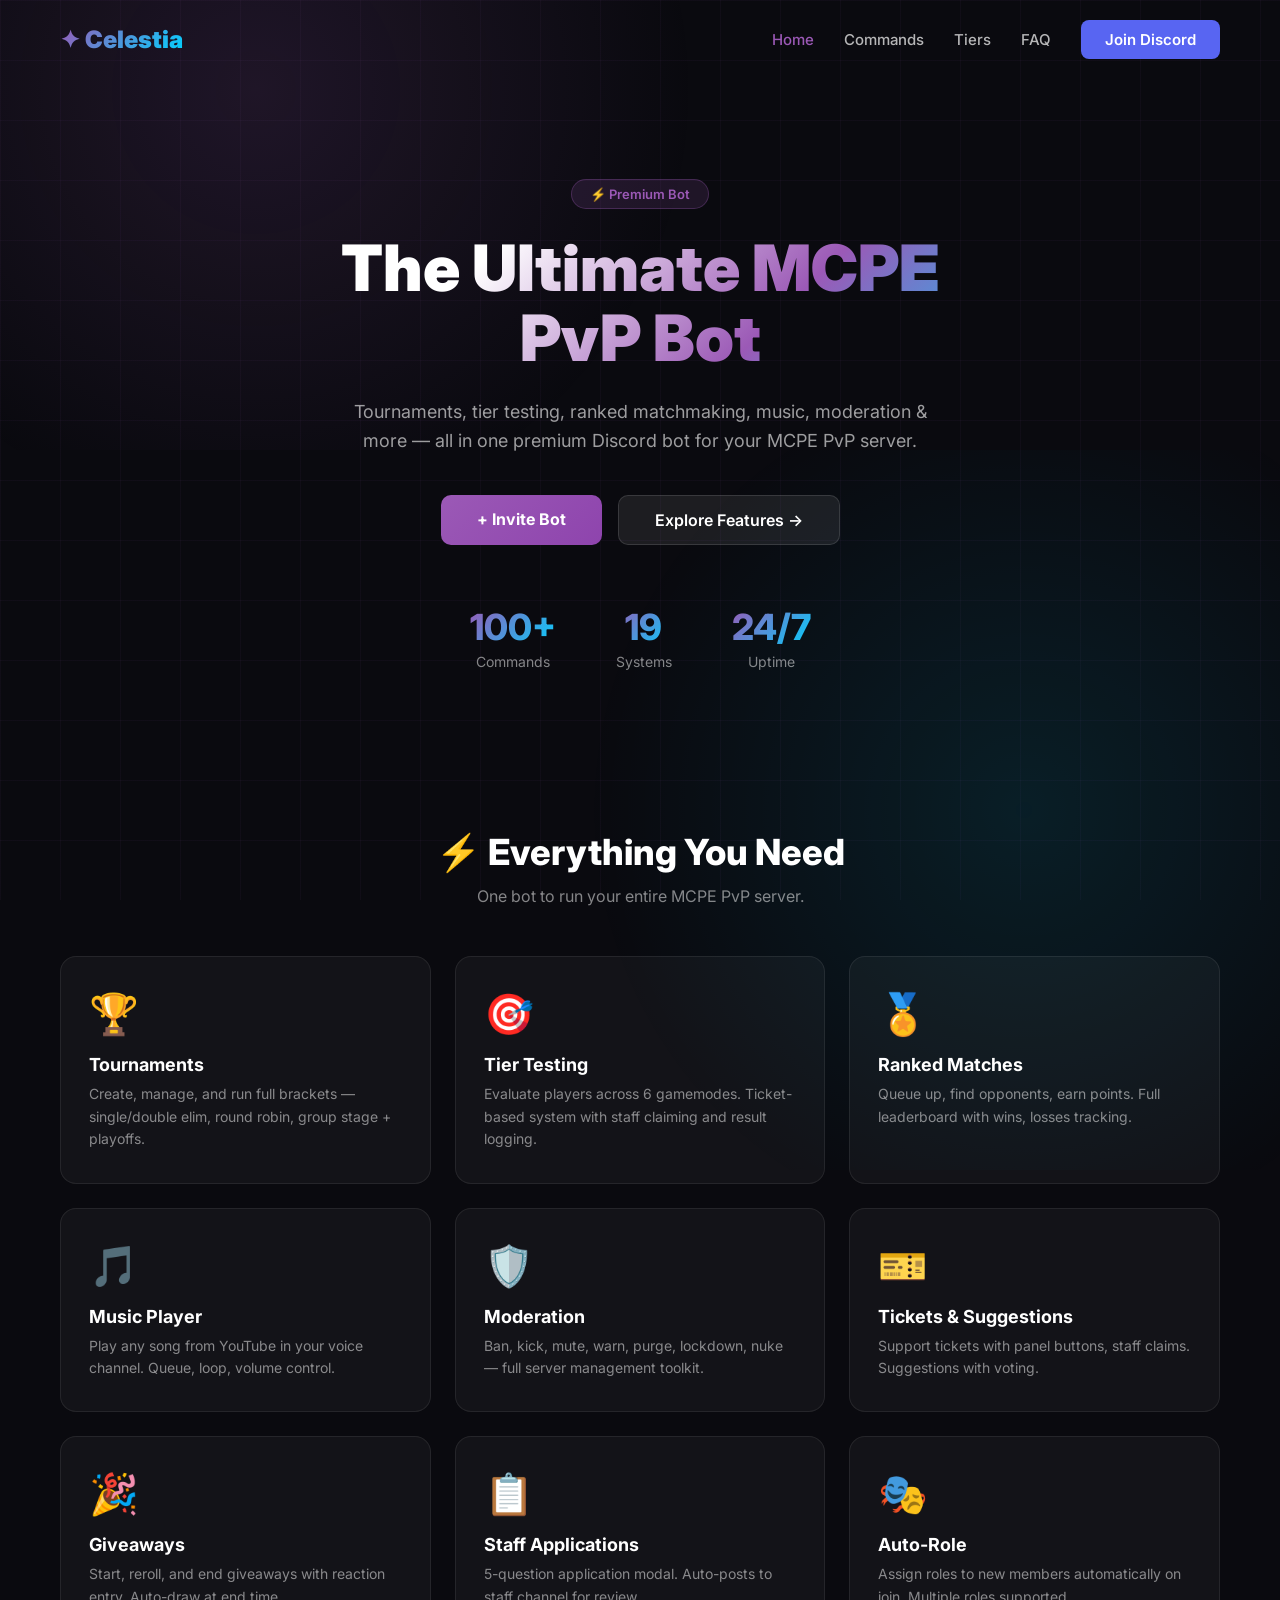
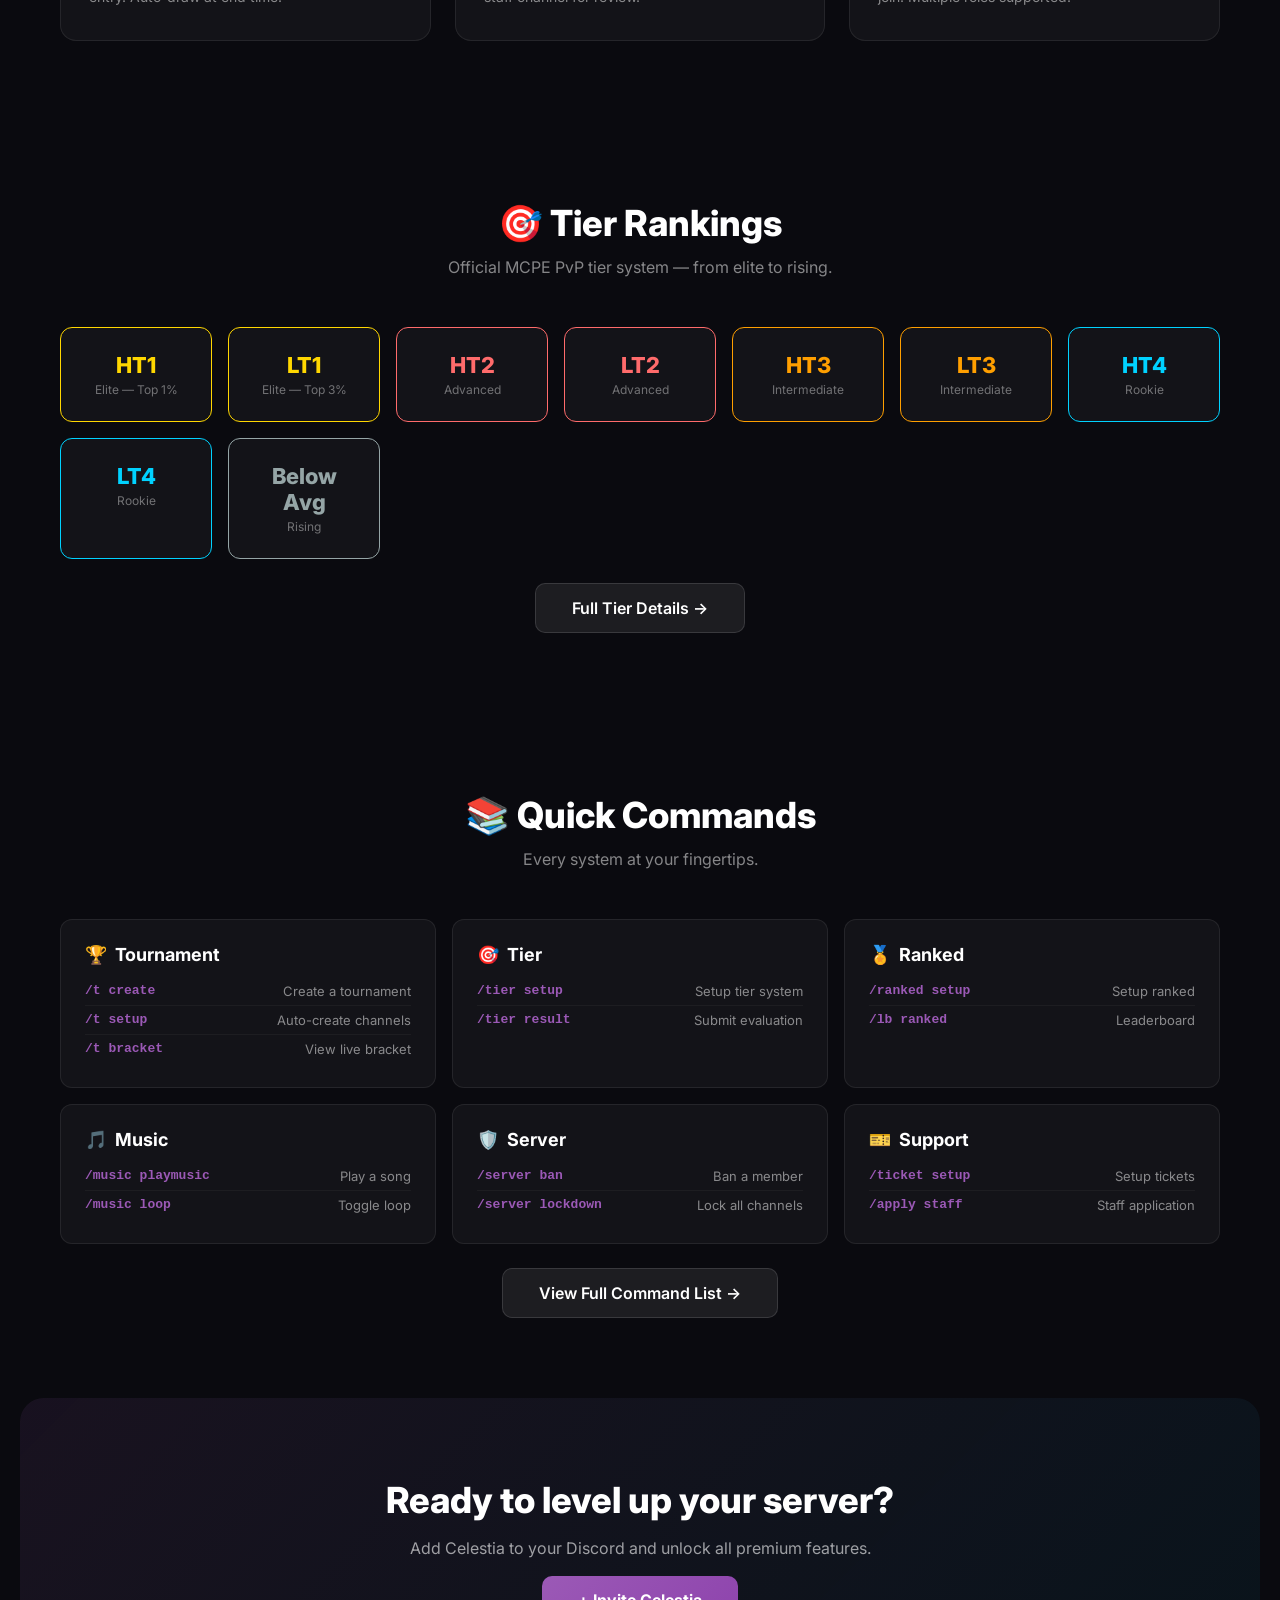
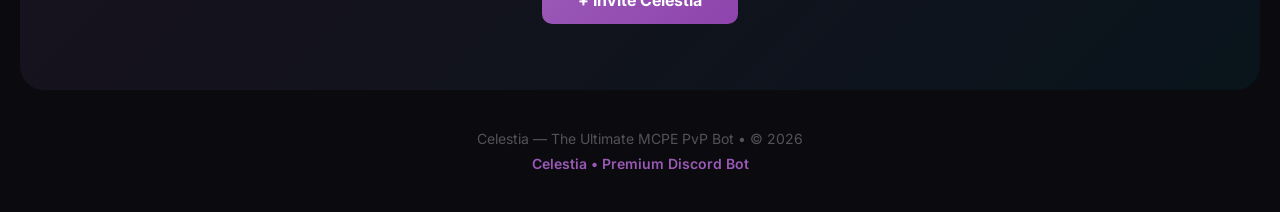
<file: website/index.html>
<!DOCTYPE html>
<html lang="en">
<head>
    <meta charset="UTF-8">
    <meta name="viewport" content="width=device-width, initial-scale=1.0">
    <title>Celestia — MCPE PvP Bot</title>
    <link rel="preconnect" href="https://fonts.googleapis.com">
    <link href="https://fonts.googleapis.com/css2?family=Inter:wght@400;500;600;700;800;900&display=swap" rel="stylesheet">
    <style>
        * { margin: 0; padding: 0; box-sizing: border-box; }
        body {
            font-family: 'Inter', sans-serif;
            background: #0a0a0f;
            color: #fff;
            overflow-x: hidden;
        }
        .bg-grid {
            position: fixed; top: 0; left: 0; width: 100%; height: 100%;
            background-image:
                linear-gradient(rgba(155, 89, 182, 0.05) 1px, transparent 1px),
                linear-gradient(90deg, rgba(155, 89, 182, 0.05) 1px, transparent 1px);
            background-size: 60px 60px; z-index: -2;
        }
        .bg-glow {
            position: fixed; top: -30%; left: -20%;
            width: 80%; height: 80%;
            background: radial-gradient(circle, rgba(155,89,182,0.15), transparent 70%);
            z-index: -1; animation: float 8s ease-in-out infinite;
        }
        .bg-glow2 {
            position: fixed; bottom: -30%; right: -20%;
            width: 80%; height: 80%;
            background: radial-gradient(circle, rgba(0,210,255,0.1), transparent 70%);
            z-index: -1; animation: float2 10s ease-in-out infinite;
        }
        @keyframes float {
            0%, 100% { transform: translate(0,0); }
            50% { transform: translate(60px,-40px); }
        }
        @keyframes float2 {
            0%, 100% { transform: translate(0,0); }
            50% { transform: translate(-50px,60px); }
        }

        nav {
            display: flex; justify-content: space-between; align-items: center;
            padding: 20px 60px; max-width: 1300px; margin: 0 auto;
        }
        .logo {
            font-size: 24px; font-weight: 900;
            background: linear-gradient(135deg, #9B59B6, #00D2FF);
            -webkit-background-clip: text; -webkit-text-fill-color: transparent;
        }
        .nav-links { display: flex; gap: 30px; align-items: center; }
        .nav-links a {
            color: rgba(255,255,255,0.7); text-decoration: none;
            font-size: 15px; font-weight: 500; transition: 0.3s;
        }
        .nav-links a:hover { color: #fff; }
        .nav-links a.active { color: #9B59B6; }
        .btn-discord {
            background: #5865F2; color: #fff !important;
            padding: 10px 24px; border-radius: 8px; font-weight: 600 !important;
        }
        .btn-discord:hover { background: #4752C4 !important; transform: scale(1.05); }

        .hero {
            text-align: center; padding: 100px 20px 80px;
            max-width: 900px; margin: 0 auto;
        }
        .hero-badge {
            display: inline-block;
            background: rgba(155,89,182,0.15);
            border: 1px solid rgba(155,89,182,0.3);
            color: #9B59B6; padding: 6px 18px; border-radius: 20px;
            font-size: 13px; font-weight: 600; margin-bottom: 24px;
        }
        .hero h1 {
            font-size: 64px; font-weight: 900; line-height: 1.1;
            background: linear-gradient(135deg, #fff 30%, #9B59B6, #00D2FF);
            -webkit-background-clip: text; -webkit-text-fill-color: transparent;
        }
        .hero p {
            font-size: 18px; color: rgba(255,255,255,0.6);
            max-width: 600px; margin: 24px auto 40px; line-height: 1.6;
        }
        .hero-btns { display: flex; gap: 16px; justify-content: center; flex-wrap: wrap; }
        .btn-primary {
            background: linear-gradient(135deg, #9B59B6, #8E44AD);
            color: #fff; padding: 14px 36px; border-radius: 10px;
            font-size: 16px; font-weight: 700; text-decoration: none;
            transition: 0.3s;
        }
        .btn-primary:hover { transform: translateY(-3px); box-shadow: 0 10px 40px rgba(155,89,182,0.4); }
        .btn-secondary {
            background: rgba(255,255,255,0.08);
            color: #fff; padding: 14px 36px; border-radius: 10px;
            font-size: 16px; font-weight: 600; text-decoration: none;
            border: 1px solid rgba(255,255,255,0.12); transition: 0.3s;
        }
        .btn-secondary:hover { background: rgba(255,255,255,0.15); transform: translateY(-3px); }

        .hero-stats {
            display: flex; gap: 60px; justify-content: center; margin-top: 60px;
        }
        .stat-item { text-align: center; }
        .stat-number { font-size: 36px; font-weight: 800; background: linear-gradient(135deg, #9B59B6, #00D2FF); -webkit-background-clip: text; -webkit-text-fill-color: transparent; }
        .stat-label { font-size: 14px; color: rgba(255,255,255,0.5); margin-top: 4px; }

        section { max-width: 1200px; margin: 0 auto; padding: 80px 20px; }
        .section-title {
            text-align: center; font-size: 36px; font-weight: 800; margin-bottom: 12px;
        }
        .section-sub {
            text-align: center; color: rgba(255,255,255,0.5);
            font-size: 16px; max-width: 500px; margin: 0 auto 50px;
        }

        .features-grid {
            display: grid;
            grid-template-columns: repeat(auto-fit, minmax(280px, 1fr));
            gap: 24px;
        }
        .feature-card {
            background: rgba(255,255,255,0.04);
            border: 1px solid rgba(255,255,255,0.08);
            border-radius: 16px; padding: 32px 28px;
            transition: 0.3s; cursor: default;
        }
        .feature-card:hover {
            background: rgba(255,255,255,0.07);
            transform: translateY(-5px);
            border-color: rgba(155,89,182,0.3);
        }
        .feature-icon { font-size: 40px; margin-bottom: 16px; }
        .feature-card h3 { font-size: 18px; font-weight: 700; margin-bottom: 8px; }
        .feature-card p { font-size: 14px; color: rgba(255,255,255,0.5); line-height: 1.6; }

        .tier-grid {
            display: grid;
            grid-template-columns: repeat(auto-fit, minmax(150px, 1fr));
            gap: 16px;
        }
        .tier-card {
            background: rgba(255,255,255,0.04);
            border: 1px solid rgba(255,255,255,0.08);
            border-radius: 12px; padding: 24px; text-align: center;
            transition: 0.3s;
        }
        .tier-card:hover { transform: scale(1.05); border-color: rgba(155,89,182,0.3); }
        .tier-card .tier-name { font-size: 22px; font-weight: 800; margin-bottom: 4px; }
        .tier-card .tier-desc { font-size: 12px; color: rgba(255,255,255,0.4); }
        .tier-s { border-color: #FFD700; }
        .tier-s .tier-name { color: #FFD700; }
        .tier-a { border-color: #FF6B6B; }
        .tier-a .tier-name { color: #FF6B6B; }
        .tier-b { border-color: #FF9F00; }
        .tier-b .tier-name { color: #FF9F00; }
        .tier-c { border-color: #00D2FF; }
        .tier-c .tier-name { color: #00D2FF; }
        .tier-d { border-color: #95A5A6; }
        .tier-d .tier-name { color: #95A5A6; }

        .cmd-grid {
            display: grid;
            grid-template-columns: repeat(auto-fit, minmax(300px, 1fr));
            gap: 16px;
        }
        .cmd-category {
            background: rgba(255,255,255,0.04);
            border: 1px solid rgba(255,255,255,0.08);
            border-radius: 12px; padding: 24px;
        }
        .cmd-category h3 { font-size: 18px; margin-bottom: 12px; }
        .cmd-category h3 span { margin-right: 8px; }
        .cmd-item {
            display: flex; justify-content: space-between;
            padding: 6px 0; border-bottom: 1px solid rgba(255,255,255,0.04);
            font-size: 13px;
        }
        .cmd-item:last-child { border: none; }
        .cmd-name { color: #9B59B6; font-weight: 600; font-family: monospace; }
        .cmd-desc { color: rgba(255,255,255,0.5); }

        .cta-section {
            text-align: center; padding: 80px 20px;
            background: linear-gradient(135deg, rgba(155,89,182,0.1), rgba(0,210,255,0.05));
            border-radius: 24px; margin: 0 20px;
        }
        .cta-section h2 { font-size: 36px; font-weight: 800; margin-bottom: 16px; }
        .cta-section p { color: rgba(255,255,255,0.6); margin-bottom: 32px; }

        footer {
            text-align: center; padding: 40px 20px;
            color: rgba(255,255,255,0.3); font-size: 14px;
        }
        footer .credit {
            color: #9B59B6; font-weight: 600; margin-top: 8px;
        }

        ::-webkit-scrollbar { width: 8px; }
        ::-webkit-scrollbar-track { background: #0a0a0f; }
        ::-webkit-scrollbar-thumb { background: #9B59B6; border-radius: 4px; }

        @media (max-width: 768px) {
            nav { padding: 16px 20px; flex-direction: column; gap: 16px; }
            .hero h1 { font-size: 38px; }
            .hero-stats { gap: 30px; flex-wrap: wrap; }
            .hero { padding: 60px 20px; }
        }
    </style>
</head>
<body>
    <div class="bg-grid"></div>
    <div class="bg-glow"></div>
    <div class="bg-glow2"></div>

    <nav>
        <div class="logo">✦ Celestia</div>
        <div class="nav-links">
            <a href="index.html" class="active">Home</a>
            <a href="commands.html">Commands</a>
            <a href="tiers.html">Tiers</a>
            <a href="faq.html">FAQ</a>
            <a class="btn-discord" href="#" id="discordLink" target="_blank">Join Discord</a>
        </div>
    </nav>

    <section class="hero">
        <div class="hero-badge">⚡ Premium Bot</div>
        <h1>The Ultimate MCPE<br>PvP Bot</h1>
        <p>
            Tournaments, tier testing, ranked matchmaking, music, moderation &amp; more
            — all in one premium Discord bot for your MCPE PvP server.
        </p>
        <div class="hero-btns">
            <a class="btn-primary" href="#" id="inviteBtn">+ Invite Bot</a>
            <a class="btn-secondary" href="commands.html">Explore Features →</a>
        </div>
        <div class="hero-stats">
            <div class="stat-item">
                <div class="stat-number">100+</div>
                <div class="stat-label">Commands</div>
            </div>
            <div class="stat-item">
                <div class="stat-number">19</div>
                <div class="stat-label">Systems</div>
            </div>
            <div class="stat-item">
                <div class="stat-number">24/7</div>
                <div class="stat-label">Uptime</div>
            </div>
        </div>
    </section>

    <section id="features">
        <h2 class="section-title">⚡ Everything You Need</h2>
        <p class="section-sub">One bot to run your entire MCPE PvP server.</p>
        <div class="features-grid">
            <div class="feature-card">
                <div class="feature-icon">🏆</div>
                <h3>Tournaments</h3>
                <p>Create, manage, and run full brackets — single/double elim, round robin, group stage + playoffs.</p>
            </div>
            <div class="feature-card">
                <div class="feature-icon">🎯</div>
                <h3>Tier Testing</h3>
                <p>Evaluate players across 6 gamemodes. Ticket-based system with staff claiming and result logging.</p>
            </div>
            <div class="feature-card">
                <div class="feature-icon">🏅</div>
                <h3>Ranked Matches</h3>
                <p>Queue up, find opponents, earn points. Full leaderboard with wins, losses tracking.</p>
            </div>
            <div class="feature-card">
                <div class="feature-icon">🎵</div>
                <h3>Music Player</h3>
                <p>Play any song from YouTube in your voice channel. Queue, loop, volume control.</p>
            </div>
            <div class="feature-card">
                <div class="feature-icon">🛡️</div>
                <h3>Moderation</h3>
                <p>Ban, kick, mute, warn, purge, lockdown, nuke — full server management toolkit.</p>
            </div>
            <div class="feature-card">
                <div class="feature-icon">🎫</div>
                <h3>Tickets &amp; Suggestions</h3>
                <p>Support tickets with panel buttons, staff claims. Suggestions with voting.</p>
            </div>
            <div class="feature-card">
                <div class="feature-icon">🎉</div>
                <h3>Giveaways</h3>
                <p>Start, reroll, and end giveaways with reaction entry. Auto-draw at end time.</p>
            </div>
            <div class="feature-card">
                <div class="feature-icon">📋</div>
                <h3>Staff Applications</h3>
                <p>5-question application modal. Auto-posts to staff channel for review.</p>
            </div>
            <div class="feature-card">
                <div class="feature-icon">🎭</div>
                <h3>Auto-Role</h3>
                <p>Assign roles to new members automatically on join. Multiple roles supported.</p>
            </div>
        </div>
    </section>

    <section id="tiers">
        <h2 class="section-title">🎯 Tier Rankings</h2>
        <p class="section-sub">Official MCPE PvP tier system — from elite to rising.</p>
        <div class="tier-grid">
            <div class="tier-card tier-s"><div class="tier-name">HT1</div><div class="tier-desc">Elite — Top 1%</div></div>
            <div class="tier-card tier-s"><div class="tier-name">LT1</div><div class="tier-desc">Elite — Top 3%</div></div>
            <div class="tier-card tier-a"><div class="tier-name">HT2</div><div class="tier-desc">Advanced</div></div>
            <div class="tier-card tier-a"><div class="tier-name">LT2</div><div class="tier-desc">Advanced</div></div>
            <div class="tier-card tier-b"><div class="tier-name">HT3</div><div class="tier-desc">Intermediate</div></div>
            <div class="tier-card tier-b"><div class="tier-name">LT3</div><div class="tier-desc">Intermediate</div></div>
            <div class="tier-card tier-c"><div class="tier-name">HT4</div><div class="tier-desc">Rookie</div></div>
            <div class="tier-card tier-c"><div class="tier-name">LT4</div><div class="tier-desc">Rookie</div></div>
            <div class="tier-card tier-d"><div class="tier-name">Below Avg</div><div class="tier-desc">Rising</div></div>
        </div>
        <div style="text-align: center; margin-top: 24px;">
            <a href="tiers.html" class="btn-secondary" style="display: inline-block;">Full Tier Details →</a>
        </div>
    </section>

    <section id="commands">
        <h2 class="section-title">📚 Quick Commands</h2>
        <p class="section-sub">Every system at your fingertips.</p>
        <div class="cmd-grid">
            <div class="cmd-category">
                <h3><span>🏆</span>Tournament</h3>
                <div class="cmd-item"><span class="cmd-name">/t create</span><span class="cmd-desc">Create a tournament</span></div>
                <div class="cmd-item"><span class="cmd-name">/t setup</span><span class="cmd-desc">Auto-create channels</span></div>
                <div class="cmd-item"><span class="cmd-name">/t bracket</span><span class="cmd-desc">View live bracket</span></div>
            </div>
            <div class="cmd-category">
                <h3><span>🎯</span>Tier</h3>
                <div class="cmd-item"><span class="cmd-name">/tier setup</span><span class="cmd-desc">Setup tier system</span></div>
                <div class="cmd-item"><span class="cmd-name">/tier result</span><span class="cmd-desc">Submit evaluation</span></div>
            </div>
            <div class="cmd-category">
                <h3><span>🏅</span>Ranked</h3>
                <div class="cmd-item"><span class="cmd-name">/ranked setup</span><span class="cmd-desc">Setup ranked</span></div>
                <div class="cmd-item"><span class="cmd-name">/lb ranked</span><span class="cmd-desc">Leaderboard</span></div>
            </div>
            <div class="cmd-category">
                <h3><span>🎵</span>Music</h3>
                <div class="cmd-item"><span class="cmd-name">/music playmusic</span><span class="cmd-desc">Play a song</span></div>
                <div class="cmd-item"><span class="cmd-name">/music loop</span><span class="cmd-desc">Toggle loop</span></div>
            </div>
            <div class="cmd-category">
                <h3><span>🛡️</span>Server</h3>
                <div class="cmd-item"><span class="cmd-name">/server ban</span><span class="cmd-desc">Ban a member</span></div>
                <div class="cmd-item"><span class="cmd-name">/server lockdown</span><span class="cmd-desc">Lock all channels</span></div>
            </div>
            <div class="cmd-category">
                <h3><span>🎫</span>Support</h3>
                <div class="cmd-item"><span class="cmd-name">/ticket setup</span><span class="cmd-desc">Setup tickets</span></div>
                <div class="cmd-item"><span class="cmd-name">/apply staff</span><span class="cmd-desc">Staff application</span></div>
            </div>
        </div>
        <div style="text-align: center; margin-top: 24px;">
            <a href="commands.html" class="btn-secondary" style="display: inline-block;">View Full Command List →</a>
        </div>
    </section>

    <div class="cta-section">
        <h2>Ready to level up your server?</h2>
        <p>Add Celestia to your Discord and unlock all premium features.</p>
        <a class="btn-primary" href="#" id="ctaBtn">+ Invite Celestia</a>
    </div>

    <footer>
        <p>Celestia &mdash; The Ultimate MCPE PvP Bot &bull; &copy; 2026</p>
        <p class="credit">Celestia &bull; Premium Discord Bot</p>
    </footer>

    <script>
        const DISCORD_INVITE = "#";
        const BOT_INVITE = "https://discord.com/api/oauth2/authorize?client_id=1510311146253582407&permissions=8&scope=bot%20applications.commands";

        document.querySelectorAll('#discordLink, #inviteBtn, #ctaBtn').forEach(el => {
            el.addEventListener('click', function(e) {
                e.preventDefault();
                if (this.id === 'discordLink' && DISCORD_INVITE !== '#') {
                    window.open(DISCORD_INVITE, '_blank');
                } else if (BOT_INVITE !== '#') {
                    window.open(BOT_INVITE, '_blank');
                } else {
                    alert('Set your Discord invite URL and Bot invite URL at the bottom of the HTML!');
                }
            });
        });
    </script>
</body>
</html>
</file>
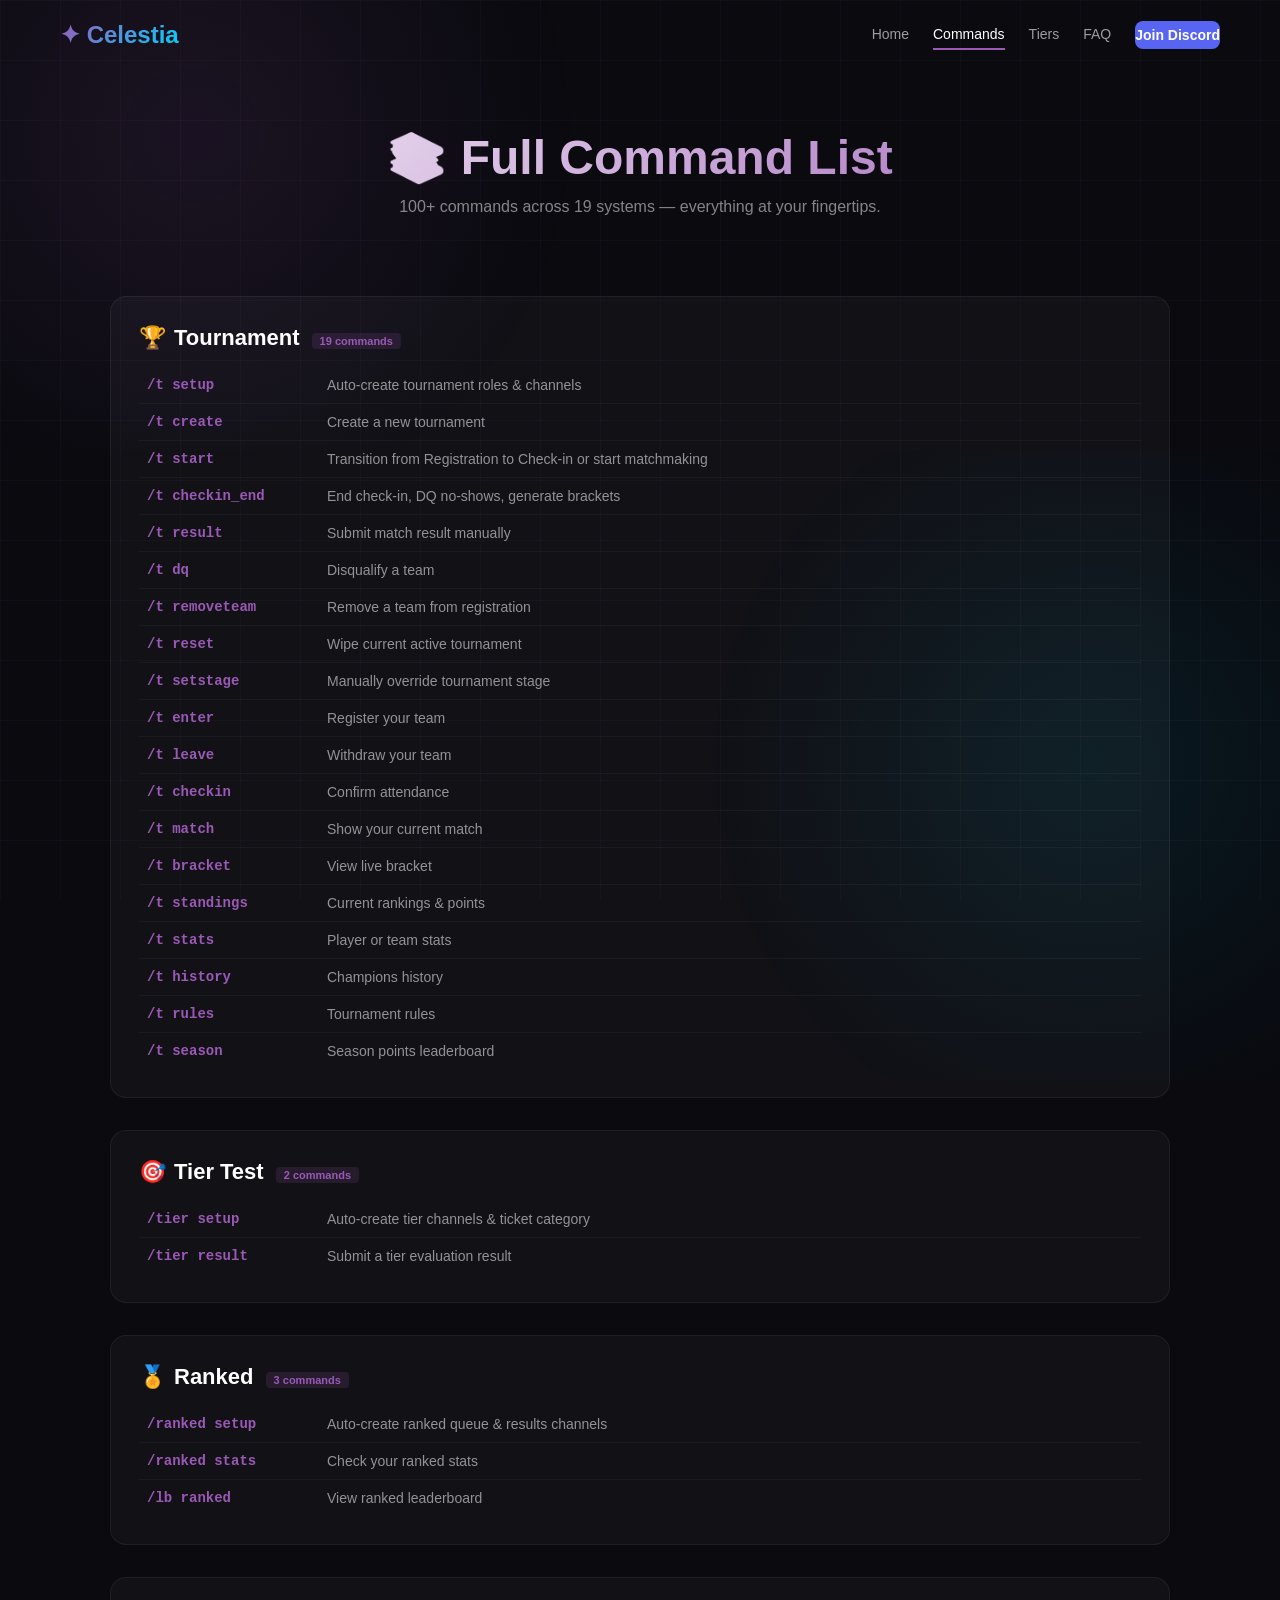
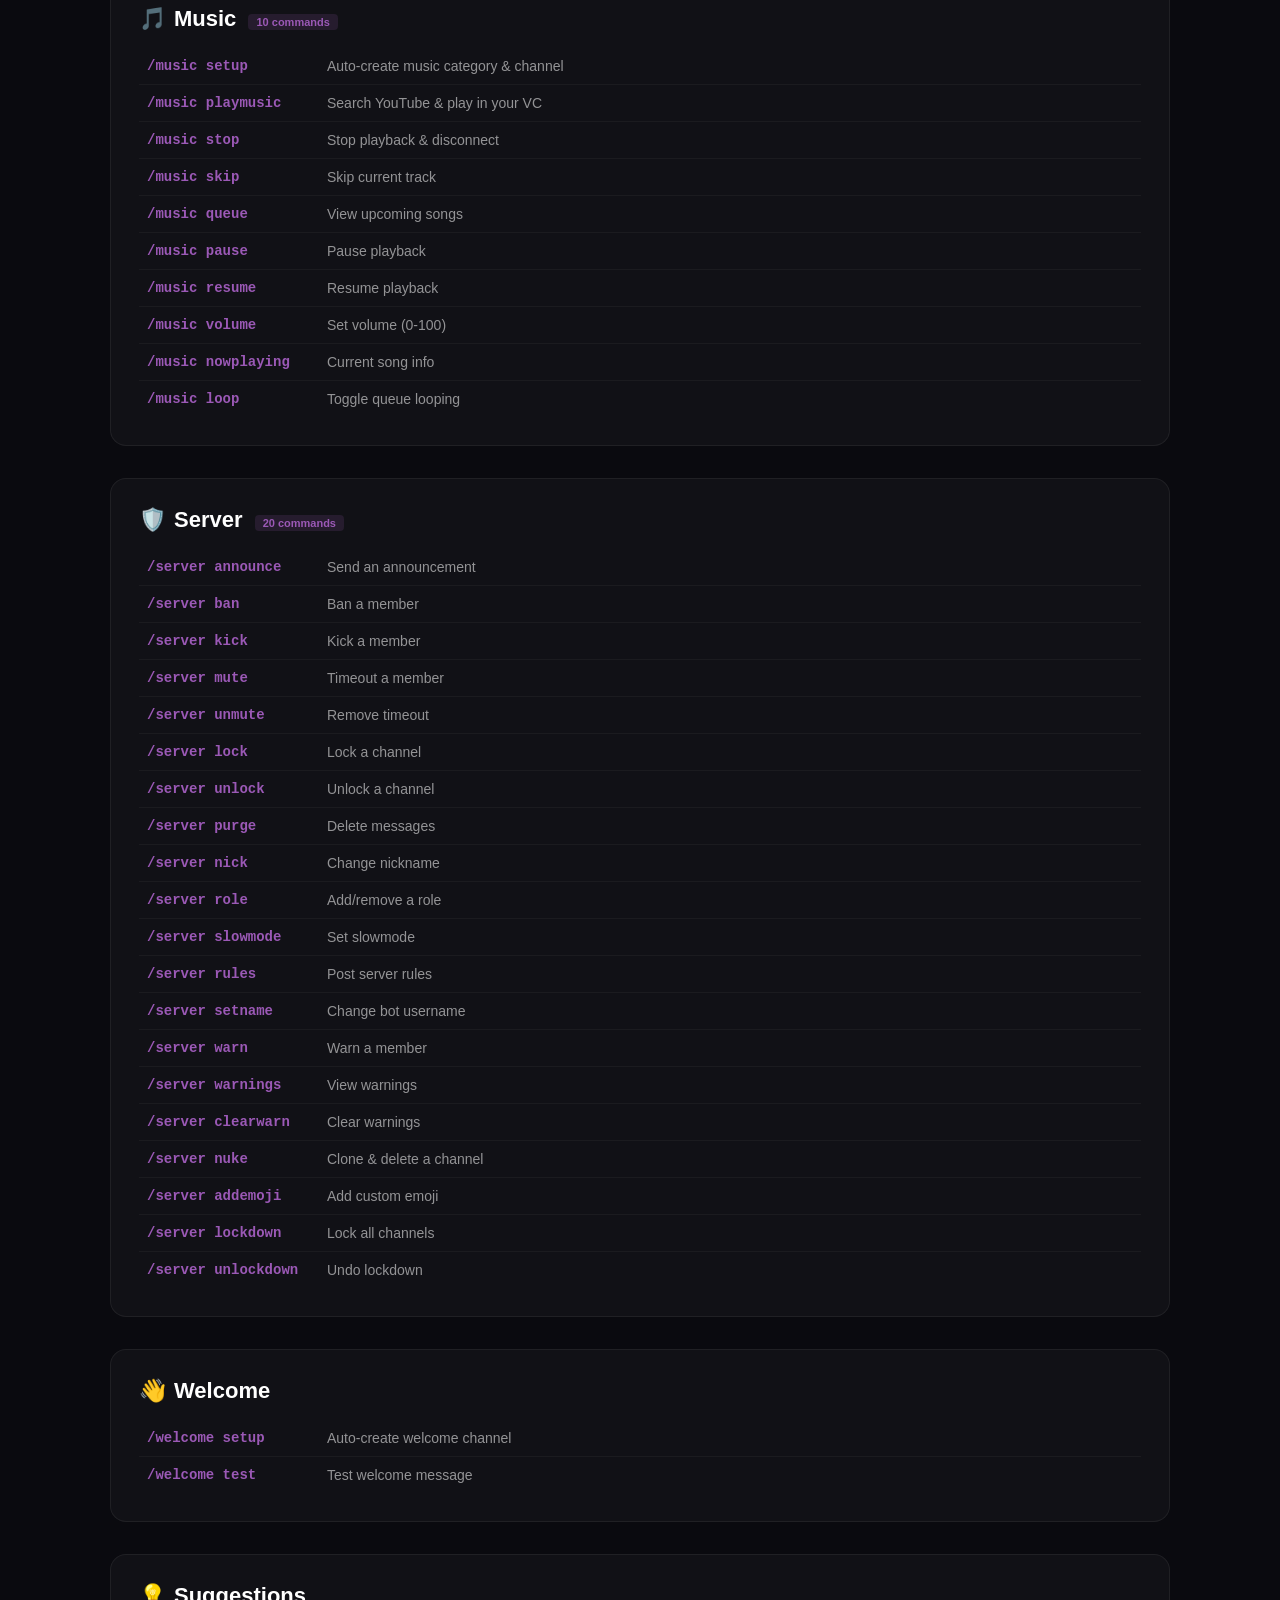
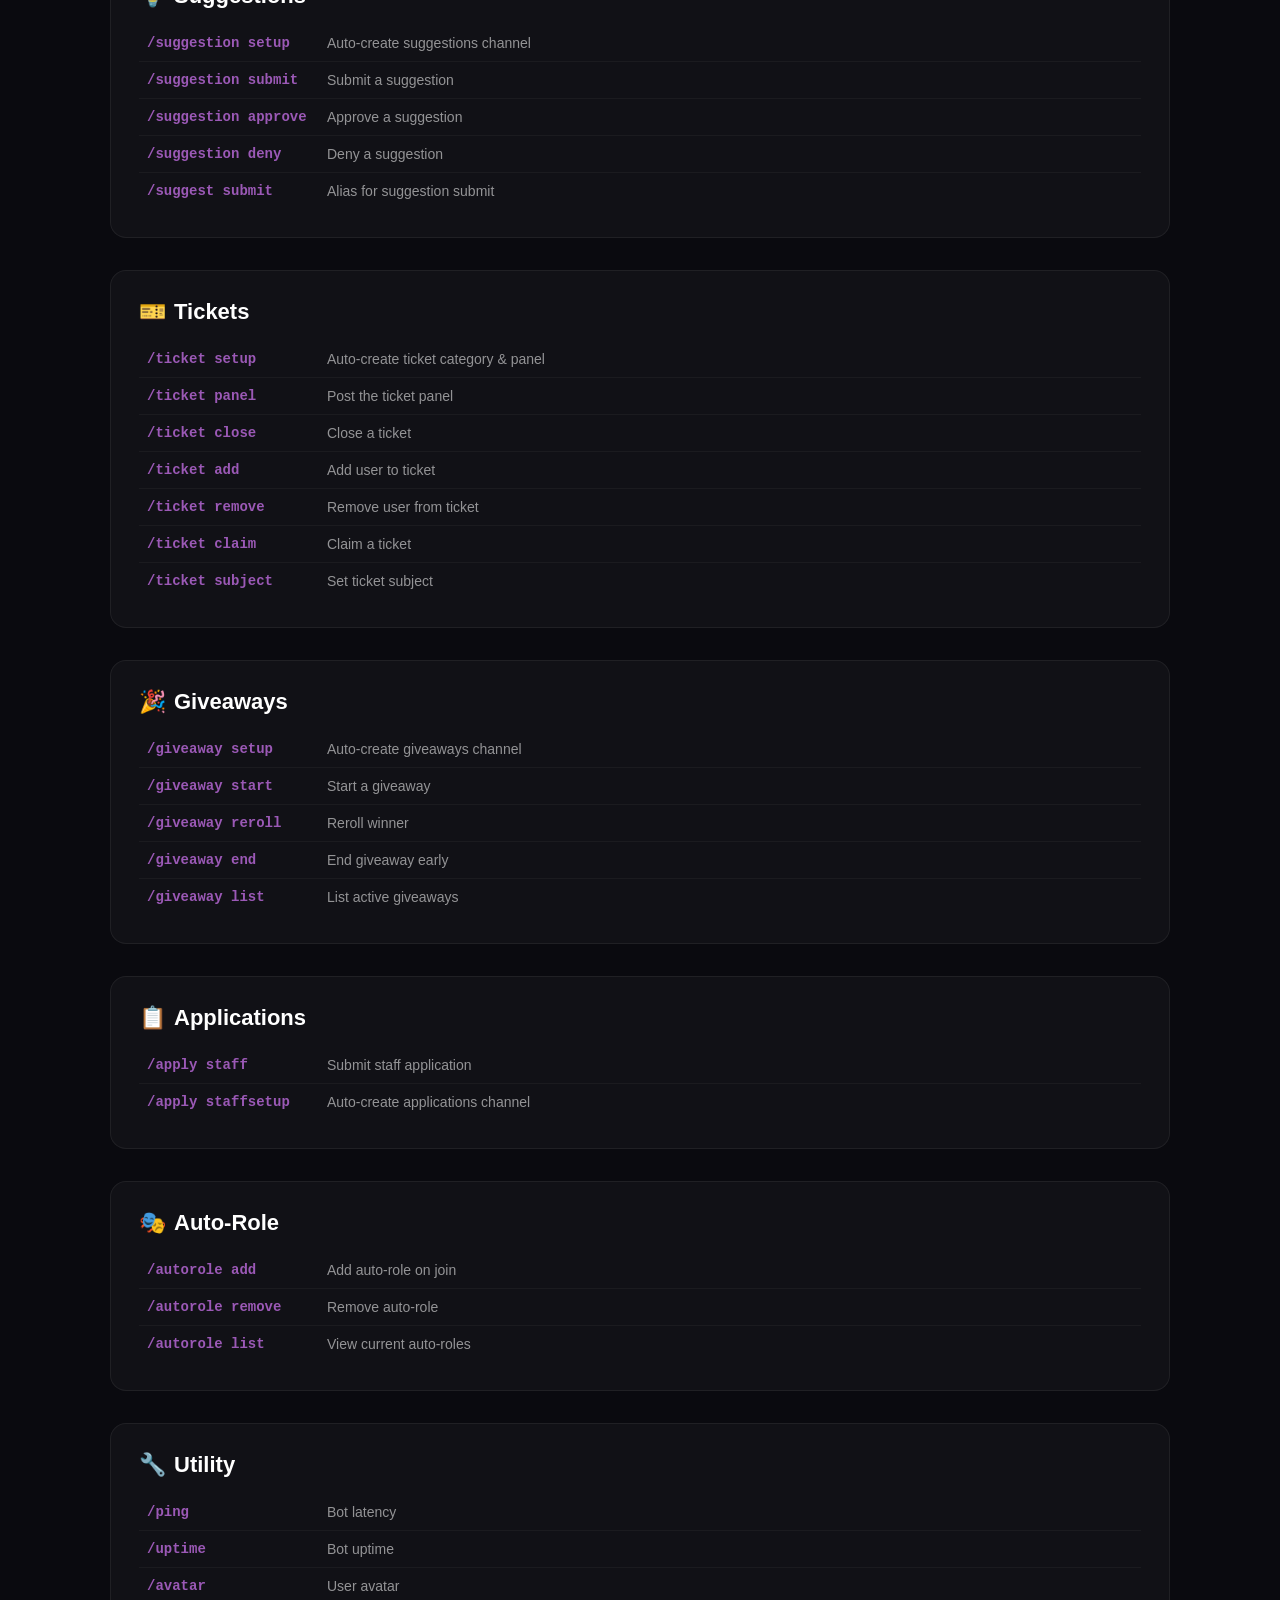
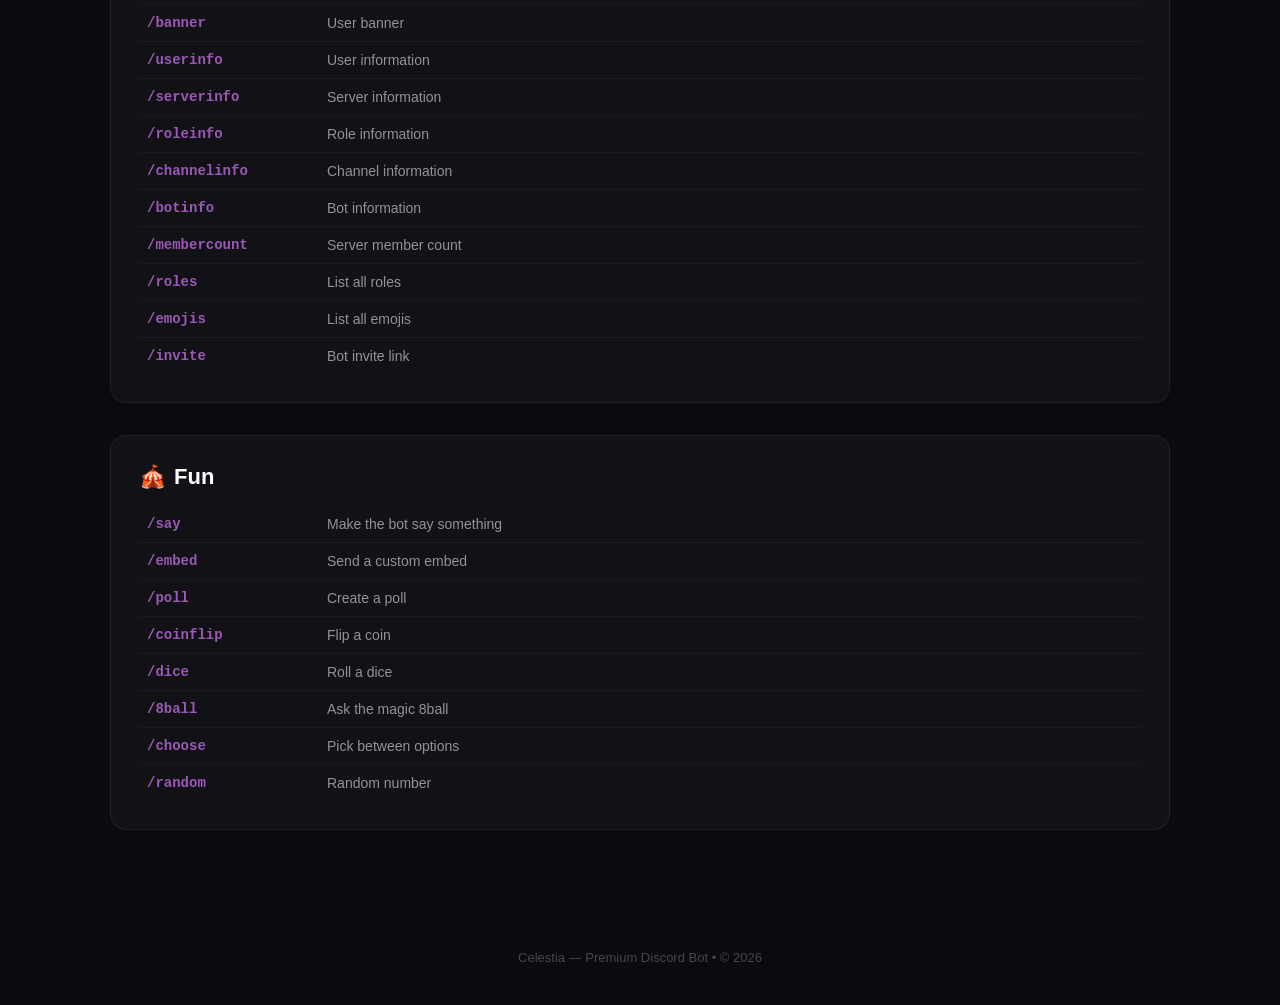
<file: website/commands.html>
<!DOCTYPE html>
<html lang="en">
<head>
    <meta charset="UTF-8">
    <meta name="viewport" content="width=device-width, initial-scale=1.0">
    <title>Commands — Celestia</title>
    <link rel="stylesheet" href="style.css">
    <style>
        .cmd-full { display: flex; flex-direction: column; gap: 32px; }
        .cmd-group { background: rgba(255,255,255,0.03); border: 1px solid rgba(255,255,255,0.06); border-radius: 16px; padding: 28px; }
        .cmd-group h2 { font-size: 22px; font-weight: 800; margin-bottom: 16px; }
        .cmd-group h2 span { margin-right: 8px; }
        .cmd-table { width: 100%; border-collapse: collapse; }
        .cmd-table tr { border-bottom: 1px solid rgba(255,255,255,0.04); }
        .cmd-table tr:last-child { border: none; }
        .cmd-table td { padding: 10px 8px; font-size: 14px; vertical-align: top; }
        .cmd-table td:first-child { color: #9B59B6; font-weight: 600; font-family: monospace; white-space: nowrap; width: 180px; }
        .cmd-table td:last-child { color: rgba(255,255,255,0.55); }
        .cmd-badge { font-size: 11px; background: rgba(155,89,182,0.15); color: #9B59B6; padding: 2px 8px; border-radius: 4px; margin-left: 6px; font-family: 'Segoe UI', sans-serif; }
    </style>
</head>
<body>
    <div class="bg-grid"></div>
    <div class="bg-glow"></div>
    <div class="bg-glow2"></div>

    <nav>
        <div class="logo">✦ Celestia</div>
        <div class="nav-links">
            <a href="index.html">Home</a>
            <a href="commands.html" class="active">Commands</a>
            <a href="tiers.html">Tiers</a>
            <a href="faq.html">FAQ</a>
            <a class="btn-discord" href="#" id="discordLink" target="_blank">Join Discord</a>
        </div>
    </nav>

    <div class="page-header">
        <h1>📚 Full Command List</h1>
        <p>100+ commands across 19 systems — everything at your fingertips.</p>
    </div>

    <section>
        <div class="cmd-full">

            <div class="cmd-group">
                <h2><span>🏆</span>Tournament <span class="cmd-badge">19 commands</span></h2>
                <table class="cmd-table">
                    <tr><td>/t setup</td><td>Auto-create tournament roles & channels</td></tr>
                    <tr><td>/t create</td><td>Create a new tournament</td></tr>
                    <tr><td>/t start</td><td>Transition from Registration to Check-in or start matchmaking</td></tr>
                    <tr><td>/t checkin_end</td><td>End check-in, DQ no-shows, generate brackets</td></tr>
                    <tr><td>/t result</td><td>Submit match result manually</td></tr>
                    <tr><td>/t dq</td><td>Disqualify a team</td></tr>
                    <tr><td>/t removeteam</td><td>Remove a team from registration</td></tr>
                    <tr><td>/t reset</td><td>Wipe current active tournament</td></tr>
                    <tr><td>/t setstage</td><td>Manually override tournament stage</td></tr>
                    <tr><td>/t enter</td><td>Register your team</td></tr>
                    <tr><td>/t leave</td><td>Withdraw your team</td></tr>
                    <tr><td>/t checkin</td><td>Confirm attendance</td></tr>
                    <tr><td>/t match</td><td>Show your current match</td></tr>
                    <tr><td>/t bracket</td><td>View live bracket</td></tr>
                    <tr><td>/t standings</td><td>Current rankings & points</td></tr>
                    <tr><td>/t stats</td><td>Player or team stats</td></tr>
                    <tr><td>/t history</td><td>Champions history</td></tr>
                    <tr><td>/t rules</td><td>Tournament rules</td></tr>
                    <tr><td>/t season</td><td>Season points leaderboard</td></tr>
                </table>
            </div>

            <div class="cmd-group">
                <h2><span>🎯</span>Tier Test <span class="cmd-badge">2 commands</span></h2>
                <table class="cmd-table">
                    <tr><td>/tier setup</td><td>Auto-create tier channels & ticket category</td></tr>
                    <tr><td>/tier result</td><td>Submit a tier evaluation result</td></tr>
                </table>
            </div>

            <div class="cmd-group">
                <h2><span>🏅</span>Ranked <span class="cmd-badge">3 commands</span></h2>
                <table class="cmd-table">
                    <tr><td>/ranked setup</td><td>Auto-create ranked queue & results channels</td></tr>
                    <tr><td>/ranked stats</td><td>Check your ranked stats</td></tr>
                    <tr><td>/lb ranked</td><td>View ranked leaderboard</td></tr>
                </table>
            </div>

            <div class="cmd-group">
                <h2><span>🎵</span>Music <span class="cmd-badge">10 commands</span></h2>
                <table class="cmd-table">
                    <tr><td>/music setup</td><td>Auto-create music category & channel</td></tr>
                    <tr><td>/music playmusic</td><td>Search YouTube & play in your VC</td></tr>
                    <tr><td>/music stop</td><td>Stop playback & disconnect</td></tr>
                    <tr><td>/music skip</td><td>Skip current track</td></tr>
                    <tr><td>/music queue</td><td>View upcoming songs</td></tr>
                    <tr><td>/music pause</td><td>Pause playback</td></tr>
                    <tr><td>/music resume</td><td>Resume playback</td></tr>
                    <tr><td>/music volume</td><td>Set volume (0-100)</td></tr>
                    <tr><td>/music nowplaying</td><td>Current song info</td></tr>
                    <tr><td>/music loop</td><td>Toggle queue looping</td></tr>
                </table>
            </div>

            <div class="cmd-group">
                <h2><span>🛡️</span>Server <span class="cmd-badge">20 commands</span></h2>
                <table class="cmd-table">
                    <tr><td>/server announce</td><td>Send an announcement</td></tr>
                    <tr><td>/server ban</td><td>Ban a member</td></tr>
                    <tr><td>/server kick</td><td>Kick a member</td></tr>
                    <tr><td>/server mute</td><td>Timeout a member</td></tr>
                    <tr><td>/server unmute</td><td>Remove timeout</td></tr>
                    <tr><td>/server lock</td><td>Lock a channel</td></tr>
                    <tr><td>/server unlock</td><td>Unlock a channel</td></tr>
                    <tr><td>/server purge</td><td>Delete messages</td></tr>
                    <tr><td>/server nick</td><td>Change nickname</td></tr>
                    <tr><td>/server role</td><td>Add/remove a role</td></tr>
                    <tr><td>/server slowmode</td><td>Set slowmode</td></tr>
                    <tr><td>/server rules</td><td>Post server rules</td></tr>
                    <tr><td>/server setname</td><td>Change bot username</td></tr>
                    <tr><td>/server warn</td><td>Warn a member</td></tr>
                    <tr><td>/server warnings</td><td>View warnings</td></tr>
                    <tr><td>/server clearwarn</td><td>Clear warnings</td></tr>
                    <tr><td>/server nuke</td><td>Clone & delete a channel</td></tr>
                    <tr><td>/server addemoji</td><td>Add custom emoji</td></tr>
                    <tr><td>/server lockdown</td><td>Lock all channels</td></tr>
                    <tr><td>/server unlockdown</td><td>Undo lockdown</td></tr>
                </table>
            </div>

            <div class="cmd-group">
                <h2><span>👋</span>Welcome</h2>
                <table class="cmd-table">
                    <tr><td>/welcome setup</td><td>Auto-create welcome channel</td></tr>
                    <tr><td>/welcome test</td><td>Test welcome message</td></tr>
                </table>
            </div>

            <div class="cmd-group">
                <h2><span>💡</span>Suggestions</h2>
                <table class="cmd-table">
                    <tr><td>/suggestion setup</td><td>Auto-create suggestions channel</td></tr>
                    <tr><td>/suggestion submit</td><td>Submit a suggestion</td></tr>
                    <tr><td>/suggestion approve</td><td>Approve a suggestion</td></tr>
                    <tr><td>/suggestion deny</td><td>Deny a suggestion</td></tr>
                    <tr><td>/suggest submit</td><td>Alias for suggestion submit</td></tr>
                </table>
            </div>

            <div class="cmd-group">
                <h2><span>🎫</span>Tickets</h2>
                <table class="cmd-table">
                    <tr><td>/ticket setup</td><td>Auto-create ticket category & panel</td></tr>
                    <tr><td>/ticket panel</td><td>Post the ticket panel</td></tr>
                    <tr><td>/ticket close</td><td>Close a ticket</td></tr>
                    <tr><td>/ticket add</td><td>Add user to ticket</td></tr>
                    <tr><td>/ticket remove</td><td>Remove user from ticket</td></tr>
                    <tr><td>/ticket claim</td><td>Claim a ticket</td></tr>
                    <tr><td>/ticket subject</td><td>Set ticket subject</td></tr>
                </table>
            </div>

            <div class="cmd-group">
                <h2><span>🎉</span>Giveaways</h2>
                <table class="cmd-table">
                    <tr><td>/giveaway setup</td><td>Auto-create giveaways channel</td></tr>
                    <tr><td>/giveaway start</td><td>Start a giveaway</td></tr>
                    <tr><td>/giveaway reroll</td><td>Reroll winner</td></tr>
                    <tr><td>/giveaway end</td><td>End giveaway early</td></tr>
                    <tr><td>/giveaway list</td><td>List active giveaways</td></tr>
                </table>
            </div>

            <div class="cmd-group">
                <h2><span>📋</span>Applications</h2>
                <table class="cmd-table">
                    <tr><td>/apply staff</td><td>Submit staff application</td></tr>
                    <tr><td>/apply staffsetup</td><td>Auto-create applications channel</td></tr>
                </table>
            </div>

            <div class="cmd-group">
                <h2><span>🎭</span>Auto-Role</h2>
                <table class="cmd-table">
                    <tr><td>/autorole add</td><td>Add auto-role on join</td></tr>
                    <tr><td>/autorole remove</td><td>Remove auto-role</td></tr>
                    <tr><td>/autorole list</td><td>View current auto-roles</td></tr>
                </table>
            </div>

            <div class="cmd-group">
                <h2><span>🔧</span>Utility</h2>
                <table class="cmd-table">
                    <tr><td>/ping</td><td>Bot latency</td></tr>
                    <tr><td>/uptime</td><td>Bot uptime</td></tr>
                    <tr><td>/avatar</td><td>User avatar</td></tr>
                    <tr><td>/banner</td><td>User banner</td></tr>
                    <tr><td>/userinfo</td><td>User information</td></tr>
                    <tr><td>/serverinfo</td><td>Server information</td></tr>
                    <tr><td>/roleinfo</td><td>Role information</td></tr>
                    <tr><td>/channelinfo</td><td>Channel information</td></tr>
                    <tr><td>/botinfo</td><td>Bot information</td></tr>
                    <tr><td>/membercount</td><td>Server member count</td></tr>
                    <tr><td>/roles</td><td>List all roles</td></tr>
                    <tr><td>/emojis</td><td>List all emojis</td></tr>
                    <tr><td>/invite</td><td>Bot invite link</td></tr>
                </table>
            </div>

            <div class="cmd-group">
                <h2><span>🎪</span>Fun</h2>
                <table class="cmd-table">
                    <tr><td>/say</td><td>Make the bot say something</td></tr>
                    <tr><td>/embed</td><td>Send a custom embed</td></tr>
                    <tr><td>/poll</td><td>Create a poll</td></tr>
                    <tr><td>/coinflip</td><td>Flip a coin</td></tr>
                    <tr><td>/dice</td><td>Roll a dice</td></tr>
                    <tr><td>/8ball</td><td>Ask the magic 8ball</td></tr>
                    <tr><td>/choose</td><td>Pick between options</td></tr>
                    <tr><td>/random</td><td>Random number</td></tr>
                </table>
            </div>

        </div>
    </section>

    <footer>
        <p>Celestia &mdash; Premium Discord Bot &bull; &copy; 2026</p>
    </footer>

    <script>
        document.getElementById('discordLink')?.addEventListener('click', function(e) {
            e.preventDefault();
            alert('Set your Discord invite URL in the HTML!');
        });
    </script>
</body>
</html>
</file>
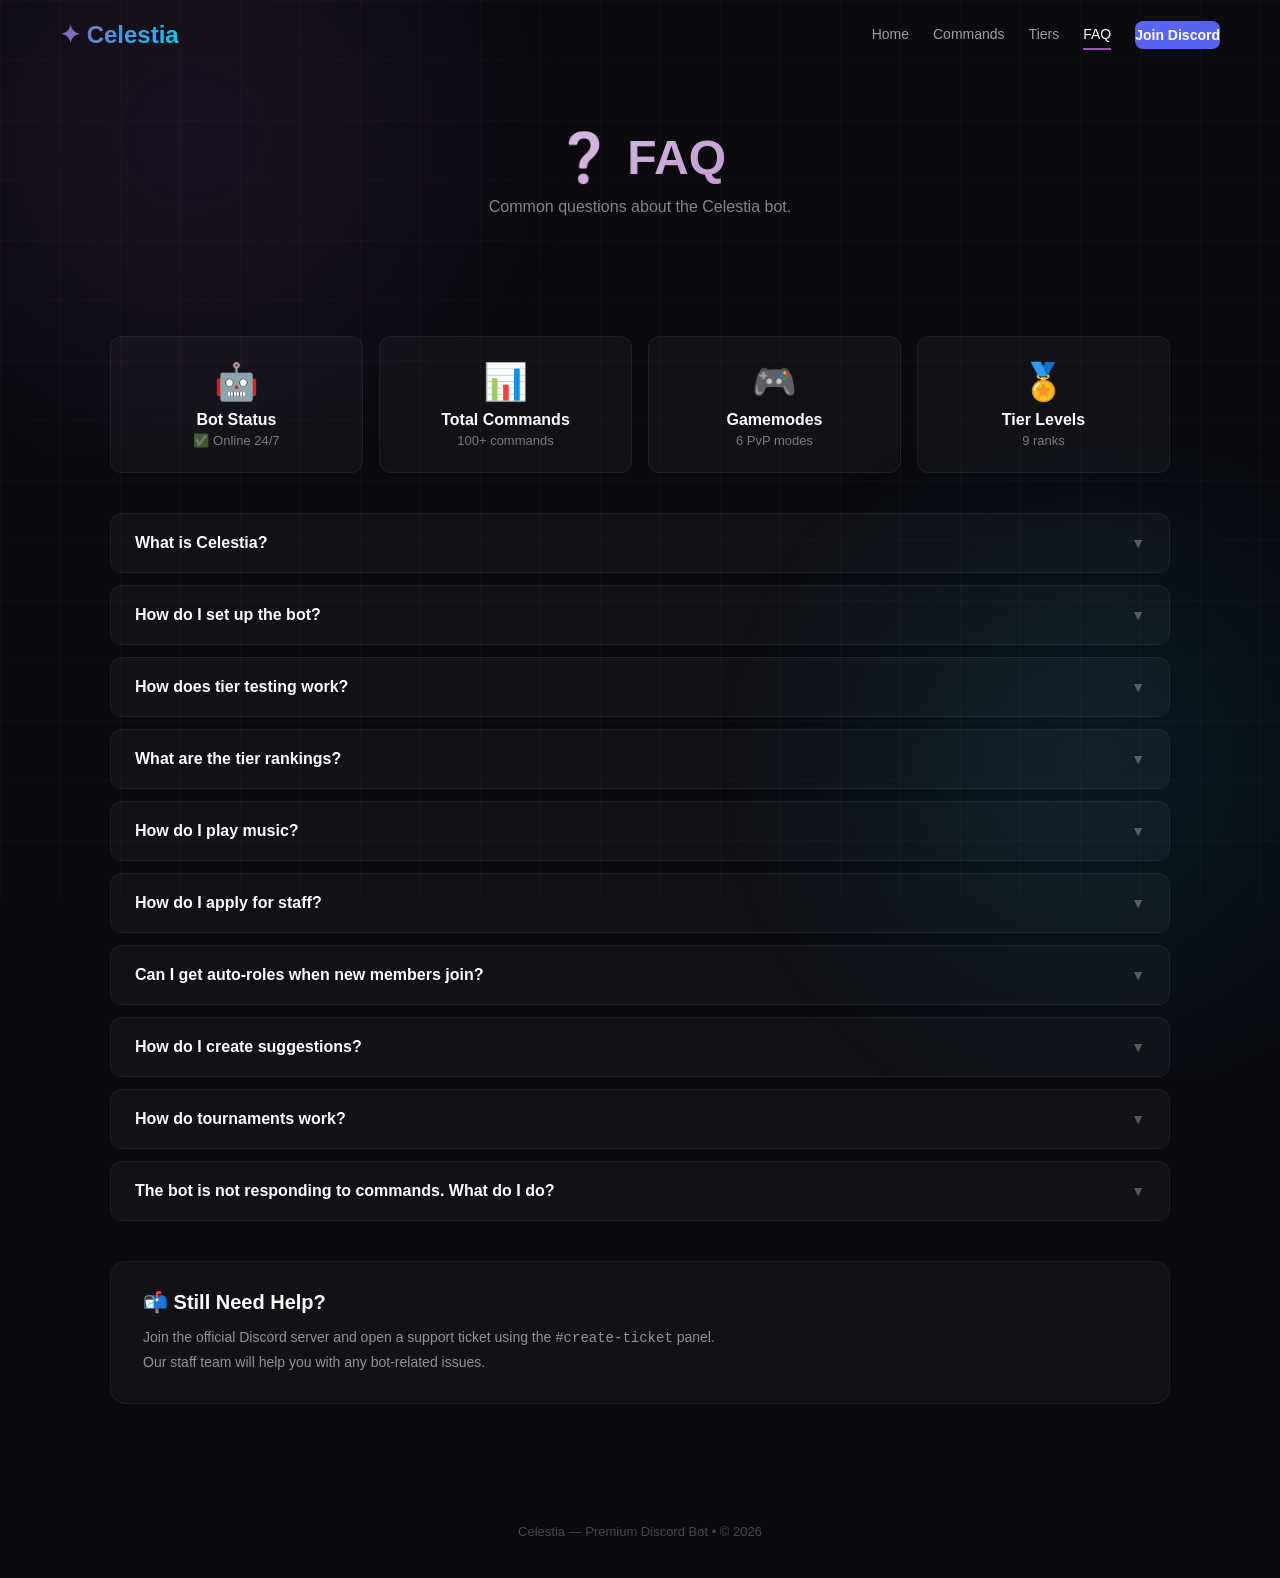
<file: website/faq.html>
<!DOCTYPE html>
<html lang="en">
<head>
    <meta charset="UTF-8">
    <meta name="viewport" content="width=device-width, initial-scale=1.0">
    <title>FAQ — Celestia</title>
    <link rel="stylesheet" href="style.css">
    <style>
        .faq-list { display: flex; flex-direction: column; gap: 12px; }
        .faq-item {
            background: rgba(255,255,255,0.03);
            border: 1px solid rgba(255,255,255,0.06);
            border-radius: 12px; overflow: hidden;
            transition: 0.3s;
        }
        .faq-q {
            padding: 20px 24px; font-size: 16px; font-weight: 600;
            cursor: pointer; display: flex; justify-content: space-between;
            align-items: center; user-select: none;
        }
        .faq-q:hover { background: rgba(255,255,255,0.03); }
        .faq-arrow { font-size: 14px; transition: 0.3s; color: rgba(255,255,255,0.3); }
        .faq-item.open .faq-arrow { transform: rotate(180deg); }
        .faq-a {
            max-height: 0; overflow: hidden; transition: 0.3s;
            padding: 0 24px; color: rgba(255,255,255,0.55); font-size: 14px; line-height: 1.7;
        }
        .faq-item.open .faq-a {
            max-height: 300px; padding: 0 24px 20px;
        }

        .status-cards { display: grid; grid-template-columns: repeat(auto-fit, minmax(220px, 1fr)); gap: 16px; margin: 40px 0; }
        .status-card {
            background: rgba(255,255,255,0.03); border: 1px solid rgba(255,255,255,0.06);
            border-radius: 12px; padding: 24px; text-align: center;
        }
        .status-card .s-icon { font-size: 36px; margin-bottom: 8px; }
        .status-card h4 { font-size: 16px; font-weight: 700; }
        .status-card p { color: rgba(255,255,255,0.45); font-size: 13px; margin-top: 4px; }
    </style>
</head>
<body>
    <div class="bg-grid"></div>
    <div class="bg-glow"></div>
    <div class="bg-glow2"></div>

    <nav>
        <div class="logo">✦ Celestia</div>
        <div class="nav-links">
            <a href="index.html">Home</a>
            <a href="commands.html">Commands</a>
            <a href="tiers.html">Tiers</a>
            <a href="faq.html" class="active">FAQ</a>
            <a class="btn-discord" href="#" id="discordLink" target="_blank">Join Discord</a>
        </div>
    </nav>

    <div class="page-header">
        <h1>❓ FAQ</h1>
        <p>Common questions about the Celestia bot.</p>
    </div>

    <section>
        <div class="status-cards">
            <div class="status-card">
                <div class="s-icon">🤖</div>
                <h4>Bot Status</h4>
                <p>✅ Online 24/7</p>
            </div>
            <div class="status-card">
                <div class="s-icon">📊</div>
                <h4>Total Commands</h4>
                <p>100+ commands</p>
            </div>
            <div class="status-card">
                <div class="s-icon">🎮</div>
                <h4>Gamemodes</h4>
                <p>6 PvP modes</p>
            </div>
            <div class="status-card">
                <div class="s-icon">🏅</div>
                <h4>Tier Levels</h4>
                <p>9 ranks</p>
            </div>
        </div>

        <div class="faq-list">
            <div class="faq-item">
                <div class="faq-q">What is Celestia? <span class="faq-arrow">▼</span></div>
                <div class="faq-a">Celestia is a premium multi-purpose Discord bot built for MCPE PvP servers. It features tournament management, tier testing, ranked matchmaking, music playback, server moderation, tickets, suggestions, giveaways, staff applications, auto-roles, and more — all with professional premium-styled embeds.</div>
            </div>
            <div class="faq-item">
                <div class="faq-q">How do I set up the bot? <span class="faq-arrow">▼</span></div>
                <div class="faq-a">Every system has a <code>/setup</code> command that auto-creates all needed channels and categories. Just run <code>/tier setup</code>, <code>/ranked setup</code>, <code>/music setup</code>, <code>/welcome setup</code>, etc. — one command per system and you're ready to go.</div>
            </div>
            <div class="faq-item">
                <div class="faq-q">How does tier testing work? <span class="faq-arrow">▼</span></div>
                <div class="faq-a">Go to <code>#tier-test</code>, select your gamemode (Skywars, BUHC, FUHC, Boxing, Midfight, or Bedfight). A ticket is created for a staff member to claim. You play your evaluation match, and the staff member submits your tier result using <code>/tier result</code>. Your new tier is posted in <code>#tier-results</code>.</div>
            </div>
            <div class="faq-item">
                <div class="faq-q">What are the tier rankings? <span class="faq-arrow">▼</span></div>
                <div class="faq-a">From highest to lowest: <strong>HT1</strong> (Elite), <strong>LT1</strong> (Elite), <strong>HT2</strong> (Advanced), <strong>LT2</strong> (Advanced), <strong>HT3</strong> (Intermediate), <strong>LT3</strong> (Intermediate), <strong>HT4</strong> (Rookie), <strong>LT4</strong> (Rookie), <strong>Below Avg</strong> (Rising). Check the <a href="tiers.html">Tiers page</a> for full details.</div>
            </div>
            <div class="faq-item">
                <div class="faq-q">How do I play music? <span class="faq-arrow">▼</span></div>
                <div class="faq-a">Join any voice channel and use <code>/music playmusic &lt;song name&gt;</code>. The bot will join your VC and play audio from YouTube. Use <code>/music queue</code> to see upcoming songs, <code>/music skip</code> to skip, <code>/music volume</code> to adjust, and <code>/music loop</code> to enable queue looping.</div>
            </div>
            <div class="faq-item">
                <div class="faq-q">How do I apply for staff? <span class="faq-arrow">▼</span></div>
                <div class="faq-a">Use <code>/apply staff</code> and fill out the modal with your IGN, age, why you want staff, your experience, and your available hours. The application is posted in <code>#staff-applications</code> where staff can review and react.</div>
            </div>
            <div class="faq-item">
                <div class="faq-q">Can I get auto-roles when new members join? <span class="faq-arrow">▼</span></div>
                <div class="faq-a">Yes! Use <code>/autorole add &lt;role&gt;</code> to add a role that will be automatically assigned to every new member. You can add multiple roles. Use <code>/autorole list</code> to see current auto-roles and <code>/autorole remove</code> to remove one.</div>
            </div>
            <div class="faq-item">
                <div class="faq-q">How do I create suggestions? <span class="faq-arrow">▼</span></div>
                <div class="faq-a">Use <code>/suggestion submit &lt;your idea&gt;</code> or <code>/suggest submit &lt;your idea&gt;</code>. Staff can approve or deny using <code>/suggestion approve</code> and <code>/suggestion deny</code>. Members can vote with ✅ and ❌ reactions on the suggestion message.</div>
            </div>
            <div class="faq-item">
                <div class="faq-q">How do tournaments work? <span class="faq-arrow">▼</span></div>
                <div class="faq-a">Run <code>/t setup</code> once to create roles and channels. Then <code>/t create</code> to start a tournament. Players register with <code>/t enter</code>. Staff start check-in with <code>/t start</code>. After check-in ends with <code>/t checkin_end</code>, brackets generate automatically. Results are submitted with <code>/t result</code>.</div>
            </div>
            <div class="faq-item">
                <div class="faq-q">The bot is not responding to commands. What do I do? <span class="faq-arrow">▼</span></div>
                <div class="faq-a">Make sure the bot has the necessary permissions (view channels, send messages, embed links, manage channels for setup commands). Try mentioning the bot <code>@Celestia</code> to see if it responds. If still stuck, ask an admin to restart the bot.</div>
            </div>
        </div>

        <div class="info-card" style="background: rgba(255,255,255,0.03); border: 1px solid rgba(255,255,255,0.06); border-radius: 16px; padding: 28px 32px; margin-top: 40px;">
            <h3 style="font-size: 20px; font-weight: 700; margin-bottom: 12px;">📬 Still Need Help?</h3>
            <p style="color: rgba(255,255,255,0.55); font-size: 14px; line-height: 1.7;">
                Join the official Discord server and open a support ticket using the <code>#create-ticket</code> panel.<br>
                Our staff team will help you with any bot-related issues.
            </p>
        </div>
    </section>

    <footer>
        <p>Celestia &mdash; Premium Discord Bot &bull; &copy; 2026</p>
    </footer>

    <script>
        document.querySelectorAll('.faq-q').forEach(q => {
            q.addEventListener('click', () => {
                q.parentElement.classList.toggle('open');
            });
        });
        document.getElementById('discordLink')?.addEventListener('click', function(e) {
            e.preventDefault();
            alert('Set your Discord invite URL in the HTML!');
        });
    </script>
</body>
</html>
</file>
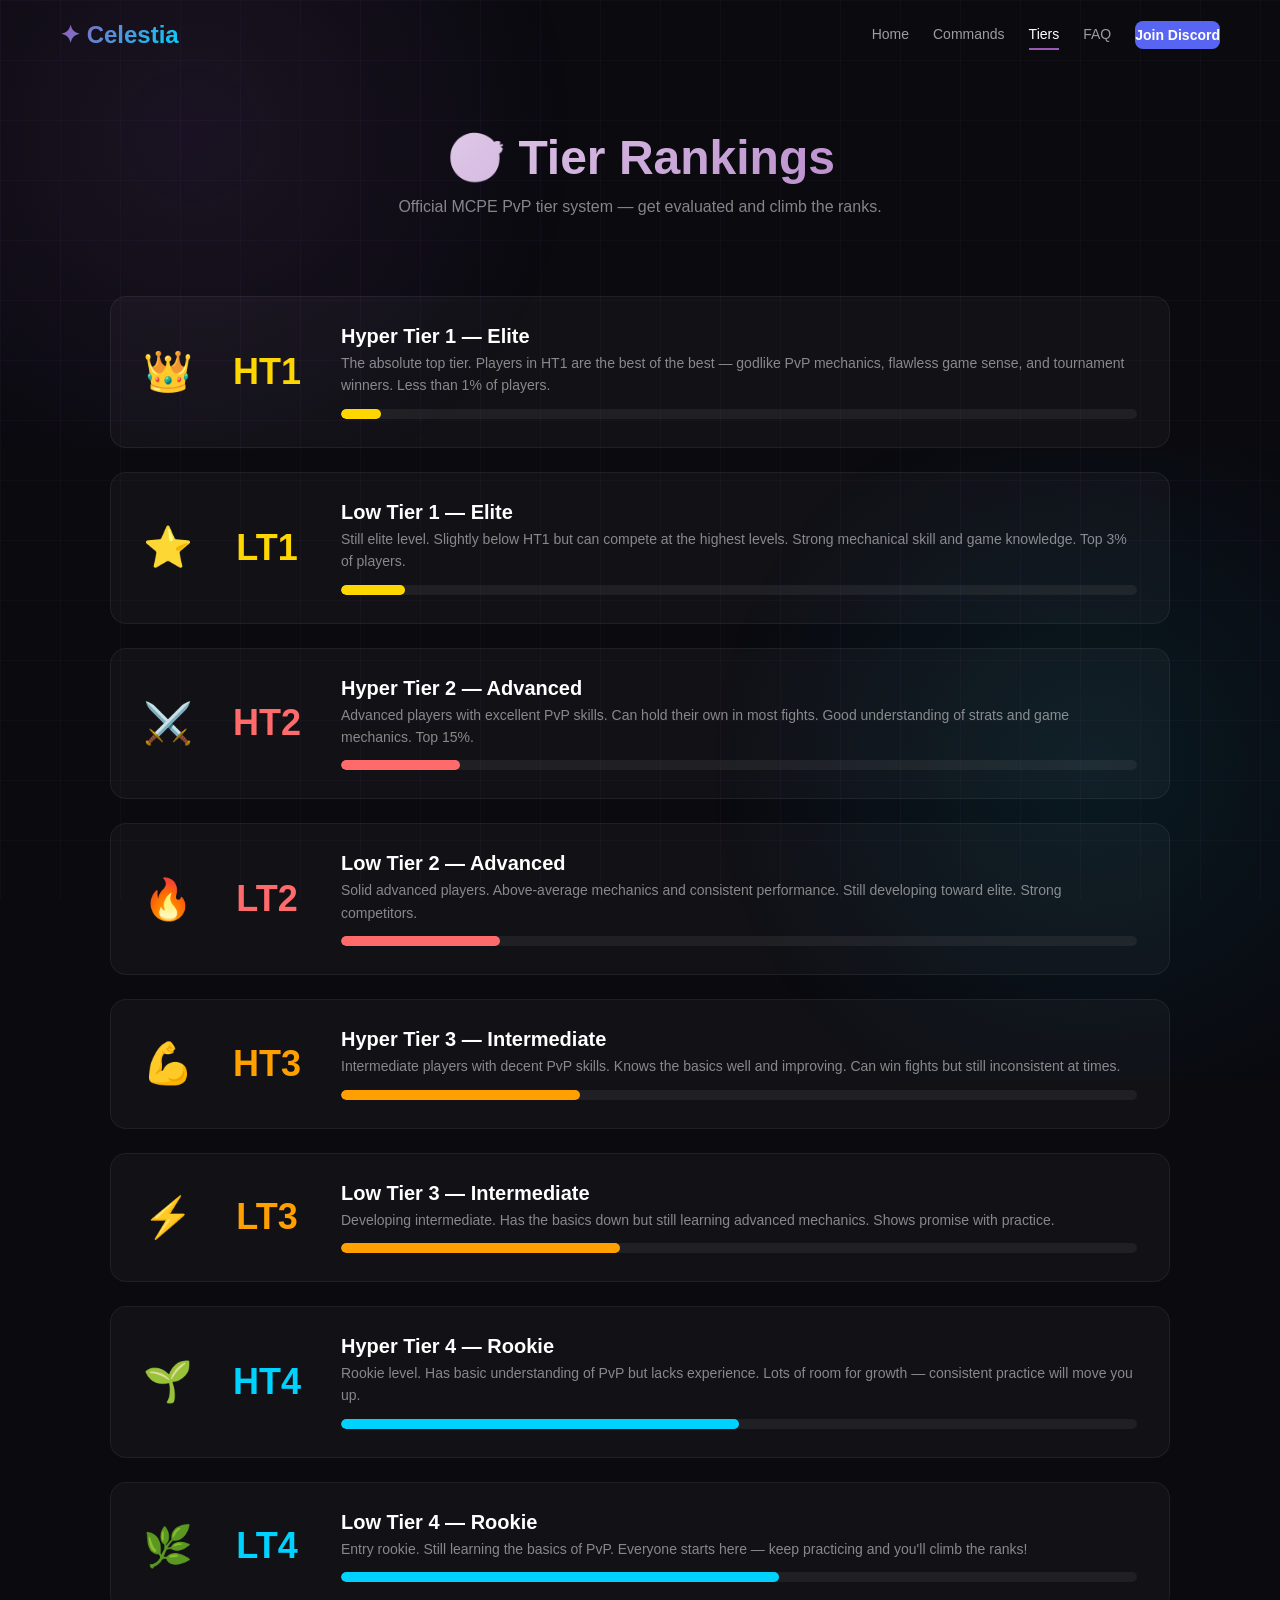
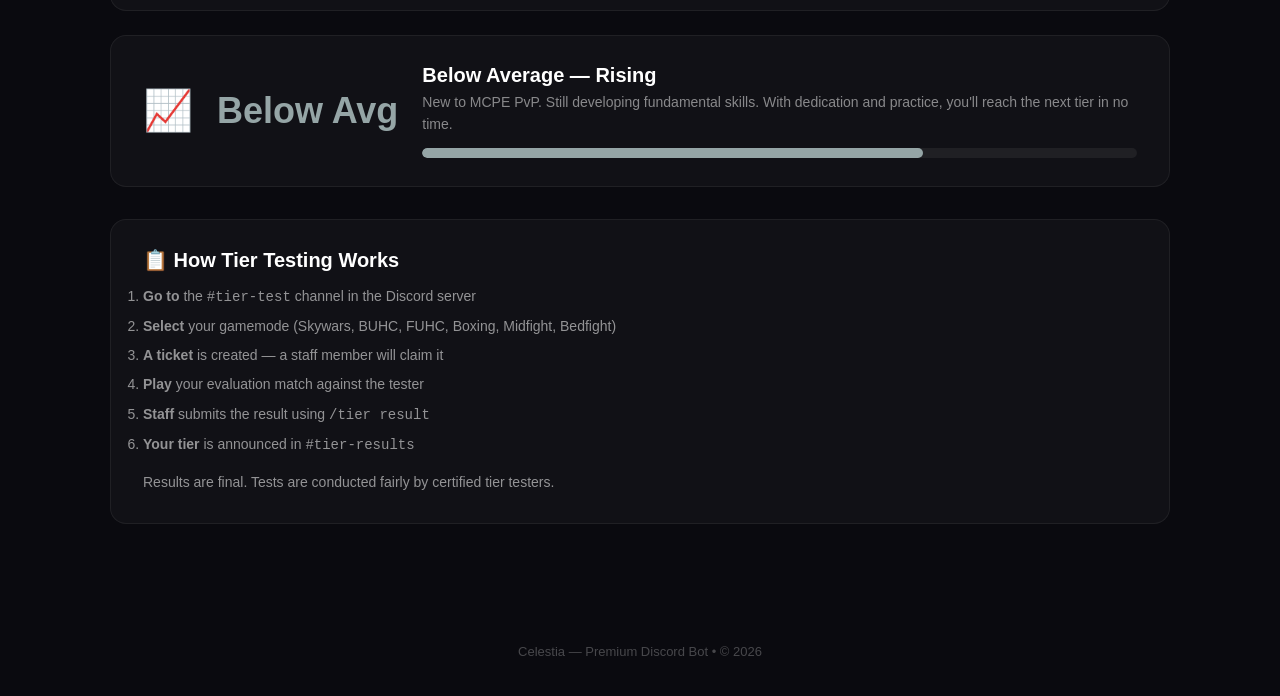
<file: website/tiers.html>
<!DOCTYPE html>
<html lang="en">
<head>
    <meta charset="UTF-8">
    <meta name="viewport" content="width=device-width, initial-scale=1.0">
    <title>Tiers — Celestia</title>
    <link rel="stylesheet" href="style.css">
    <style>
        .tier-showcase { display: flex; flex-direction: column; gap: 24px; }
        .tier-row {
            display: flex; align-items: center; gap: 24px;
            background: rgba(255,255,255,0.03); border-radius: 16px;
            padding: 28px 32px; border: 1px solid rgba(255,255,255,0.06);
            transition: 0.3s;
        }
        .tier-row:hover { transform: translateX(8px); }
        .tier-rank {
            font-size: 36px; font-weight: 900; min-width: 100px; text-align: center;
        }
        .tier-info { flex: 1; }
        .tier-info h3 { font-size: 20px; font-weight: 700; margin-bottom: 4px; }
        .tier-info p { color: rgba(255,255,255,0.5); font-size: 14px; line-height: 1.6; }
        .tier-bar {
            width: 100%; height: 10px; border-radius: 5px;
            margin-top: 12px; background: rgba(255,255,255,0.06);
            overflow: hidden;
        }
        .tier-fill { height: 100%; border-radius: 5px; }
        .tier-icon { font-size: 40px; }

        .info-card {
            background: rgba(255,255,255,0.03);
            border: 1px solid rgba(255,255,255,0.06);
            border-radius: 16px; padding: 28px 32px; margin-top: 32px;
        }
        .info-card h3 { font-size: 20px; font-weight: 700; margin-bottom: 12px; }
        .info-card p, .info-card li {
            color: rgba(255,255,255,0.55); font-size: 14px; line-height: 1.8;
        }
        .info-card ul { padding-left: 20px; }
        .info-card li { margin-bottom: 4px; }

        @media (max-width: 600px) {
            .tier-row { flex-direction: column; text-align: center; }
            .tier-rank { min-width: unset; }
        }
    </style>
</head>
<body>
    <div class="bg-grid"></div>
    <div class="bg-glow"></div>
    <div class="bg-glow2"></div>

    <nav>
        <div class="logo">✦ Celestia</div>
        <div class="nav-links">
            <a href="index.html">Home</a>
            <a href="commands.html">Commands</a>
            <a href="tiers.html" class="active">Tiers</a>
            <a href="faq.html">FAQ</a>
            <a class="btn-discord" href="#" id="discordLink" target="_blank">Join Discord</a>
        </div>
    </nav>

    <div class="page-header">
        <h1>🎯 Tier Rankings</h1>
        <p>Official MCPE PvP tier system — get evaluated and climb the ranks.</p>
    </div>

    <section>
        <div class="tier-showcase">
            <div class="tier-row">
                <div class="tier-icon">👑</div>
                <div class="tier-rank" style="color: #FFD700;">HT1</div>
                <div class="tier-info">
                    <h3>Hyper Tier 1 — Elite</h3>
                    <p>The absolute top tier. Players in HT1 are the best of the best — godlike PvP mechanics, flawless game sense, and tournament winners. Less than 1% of players.</p>
                    <div class="tier-bar"><div class="tier-fill" style="width: 5%; background: #FFD700;"></div></div>
                </div>
            </div>

            <div class="tier-row">
                <div class="tier-icon">⭐</div>
                <div class="tier-rank" style="color: #FFD700;">LT1</div>
                <div class="tier-info">
                    <h3>Low Tier 1 — Elite</h3>
                    <p>Still elite level. Slightly below HT1 but can compete at the highest levels. Strong mechanical skill and game knowledge. Top 3% of players.</p>
                    <div class="tier-bar"><div class="tier-fill" style="width: 8%; background: #FFD700;"></div></div>
                </div>
            </div>

            <div class="tier-row">
                <div class="tier-icon">⚔️</div>
                <div class="tier-rank" style="color: #FF6B6B;">HT2</div>
                <div class="tier-info">
                    <h3>Hyper Tier 2 — Advanced</h3>
                    <p>Advanced players with excellent PvP skills. Can hold their own in most fights. Good understanding of strats and game mechanics. Top 15%.</p>
                    <div class="tier-bar"><div class="tier-fill" style="width: 15%; background: #FF6B6B;"></div></div>
                </div>
            </div>

            <div class="tier-row">
                <div class="tier-icon">🔥</div>
                <div class="tier-rank" style="color: #FF6B6B;">LT2</div>
                <div class="tier-info">
                    <h3>Low Tier 2 — Advanced</h3>
                    <p>Solid advanced players. Above-average mechanics and consistent performance. Still developing toward elite. Strong competitors.</p>
                    <div class="tier-bar"><div class="tier-fill" style="width: 20%; background: #FF6B6B;"></div></div>
                </div>
            </div>

            <div class="tier-row">
                <div class="tier-icon">💪</div>
                <div class="tier-rank" style="color: #FF9F00;">HT3</div>
                <div class="tier-info">
                    <h3>Hyper Tier 3 — Intermediate</h3>
                    <p>Intermediate players with decent PvP skills. Knows the basics well and improving. Can win fights but still inconsistent at times.</p>
                    <div class="tier-bar"><div class="tier-fill" style="width: 30%; background: #FF9F00;"></div></div>
                </div>
            </div>

            <div class="tier-row">
                <div class="tier-icon">⚡</div>
                <div class="tier-rank" style="color: #FF9F00;">LT3</div>
                <div class="tier-info">
                    <h3>Low Tier 3 — Intermediate</h3>
                    <p>Developing intermediate. Has the basics down but still learning advanced mechanics. Shows promise with practice.</p>
                    <div class="tier-bar"><div class="tier-fill" style="width: 35%; background: #FF9F00;"></div></div>
                </div>
            </div>

            <div class="tier-row">
                <div class="tier-icon">🌱</div>
                <div class="tier-rank" style="color: #00D2FF;">HT4</div>
                <div class="tier-info">
                    <h3>Hyper Tier 4 — Rookie</h3>
                    <p>Rookie level. Has basic understanding of PvP but lacks experience. Lots of room for growth — consistent practice will move you up.</p>
                    <div class="tier-bar"><div class="tier-fill" style="width: 50%; background: #00D2FF;"></div></div>
                </div>
            </div>

            <div class="tier-row">
                <div class="tier-icon">🌿</div>
                <div class="tier-rank" style="color: #00D2FF;">LT4</div>
                <div class="tier-info">
                    <h3>Low Tier 4 — Rookie</h3>
                    <p>Entry rookie. Still learning the basics of PvP. Everyone starts here — keep practicing and you'll climb the ranks!</p>
                    <div class="tier-bar"><div class="tier-fill" style="width: 55%; background: #00D2FF;"></div></div>
                </div>
            </div>

            <div class="tier-row">
                <div class="tier-icon">📈</div>
                <div class="tier-rank" style="color: #95A5A6;">Below Avg</div>
                <div class="tier-info">
                    <h3>Below Average — Rising</h3>
                    <p>New to MCPE PvP. Still developing fundamental skills. With dedication and practice, you'll reach the next tier in no time.</p>
                    <div class="tier-bar"><div class="tier-fill" style="width: 70%; background: #95A5A6;"></div></div>
                </div>
            </div>
        </div>

        <div class="info-card">
            <h3>📋 How Tier Testing Works</h3>
            <ol>
                <li><strong>Go to</strong> the <code>#tier-test</code> channel in the Discord server</li>
                <li><strong>Select</strong> your gamemode (Skywars, BUHC, FUHC, Boxing, Midfight, Bedfight)</li>
                <li><strong>A ticket</strong> is created — a staff member will claim it</li>
                <li><strong>Play</strong> your evaluation match against the tester</li>
                <li><strong>Staff</strong> submits the result using <code>/tier result</code></li>
                <li><strong>Your tier</strong> is announced in <code>#tier-results</code></li>
            </ol>
            <p style="margin-top: 12px;">Results are final. Tests are conducted fairly by certified tier testers.</p>
        </div>
    </section>

    <footer>
        <p>Celestia &mdash; Premium Discord Bot &bull; &copy; 2026</p>
    </footer>

    <script>
        document.getElementById('discordLink')?.addEventListener('click', function(e) {
            e.preventDefault();
            alert('Set your Discord invite URL in the HTML!');
        });
    </script>
</body>
</html>
</file>
<file: website/style.css>
/* ===== CELESTIA BOT WEBSITE — SHARED STYLES ===== */
* { margin: 0; padding: 0; box-sizing: border-box; }
body {
    font-family: 'Segoe UI', 'Inter', sans-serif;
    background: #0a0a0f;
    color: #fff;
    overflow-x: hidden;
}
.bg-grid {
    position: fixed; top: 0; left: 0; width: 100%; height: 100%;
    background-image:
        linear-gradient(rgba(155, 89, 182, 0.05) 1px, transparent 1px),
        linear-gradient(90deg, rgba(155, 89, 182, 0.05) 1px, transparent 1px);
    background-size: 60px 60px; z-index: -2;
}
.bg-glow {
    position: fixed; top: -20%; left: -20%; width: 70%; height: 70%;
    background: radial-gradient(circle, rgba(155,89,182,0.12), transparent 70%);
    z-index: -1; animation: float 8s ease-in-out infinite;
}
.bg-glow2 {
    position: fixed; bottom: -20%; right: -20%; width: 70%; height: 70%;
    background: radial-gradient(circle, rgba(0,210,255,0.08), transparent 70%);
    z-index: -1; animation: float2 10s ease-in-out infinite;
}
@keyframes float {
    0%, 100% { transform: translate(0,0); }
    50% { transform: translate(60px,-40px); }
}
@keyframes float2 {
    0%, 100% { transform: translate(0,0); }
    50% { transform: translate(-50px,60px); }
}

nav {
    display: flex; justify-content: space-between; align-items: center;
    padding: 20px 60px; max-width: 1300px; margin: 0 auto;
}
.logo {
    font-size: 24px; font-weight: 900;
    background: linear-gradient(135deg, #9B59B6, #00D2FF);
    -webkit-background-clip: text; -webkit-text-fill-color: transparent;
}
.nav-links { display: flex; gap: 24px; align-items: center; }
.nav-links a {
    color: rgba(255,255,255,0.6); text-decoration: none;
    font-size: 14px; font-weight: 500; transition: 0.3s; padding: 6px 0;
    border-bottom: 2px solid transparent;
}
.nav-links a:hover, .nav-links a.active { color: #fff; border-bottom-color: #9B59B6; }
.btn-discord {
    background: #5865F2; color: #fff !important; padding: 8px 20px;
    border-radius: 8px; font-weight: 600 !important; border-bottom: none !important;
}
.btn-discord:hover { background: #4752C4 !important; }

.page-header {
    text-align: center; padding: 60px 20px 40px;
}
.page-header h1 {
    font-size: 48px; font-weight: 900;
    background: linear-gradient(135deg, #fff, #9B59B6);
    -webkit-background-clip: text; -webkit-text-fill-color: transparent;
}
.page-header p { color: rgba(255,255,255,0.5); margin-top: 12px; font-size: 16px; }

section { max-width: 1100px; margin: 0 auto; padding: 40px 20px 80px; }

footer {
    text-align: center; padding: 40px 20px;
    color: rgba(255,255,255,0.25); font-size: 13px;
}
::-webkit-scrollbar { width: 8px; }
::-webkit-scrollbar-track { background: #0a0a0f; }
::-webkit-scrollbar-thumb { background: #9B59B6; border-radius: 4px; }

@media (max-width: 768px) {
    nav { padding: 16px 20px; flex-direction: column; gap: 12px; }
    .nav-links { flex-wrap: wrap; justify-content: center; }
    .page-header h1 { font-size: 32px; }
}
</file>
